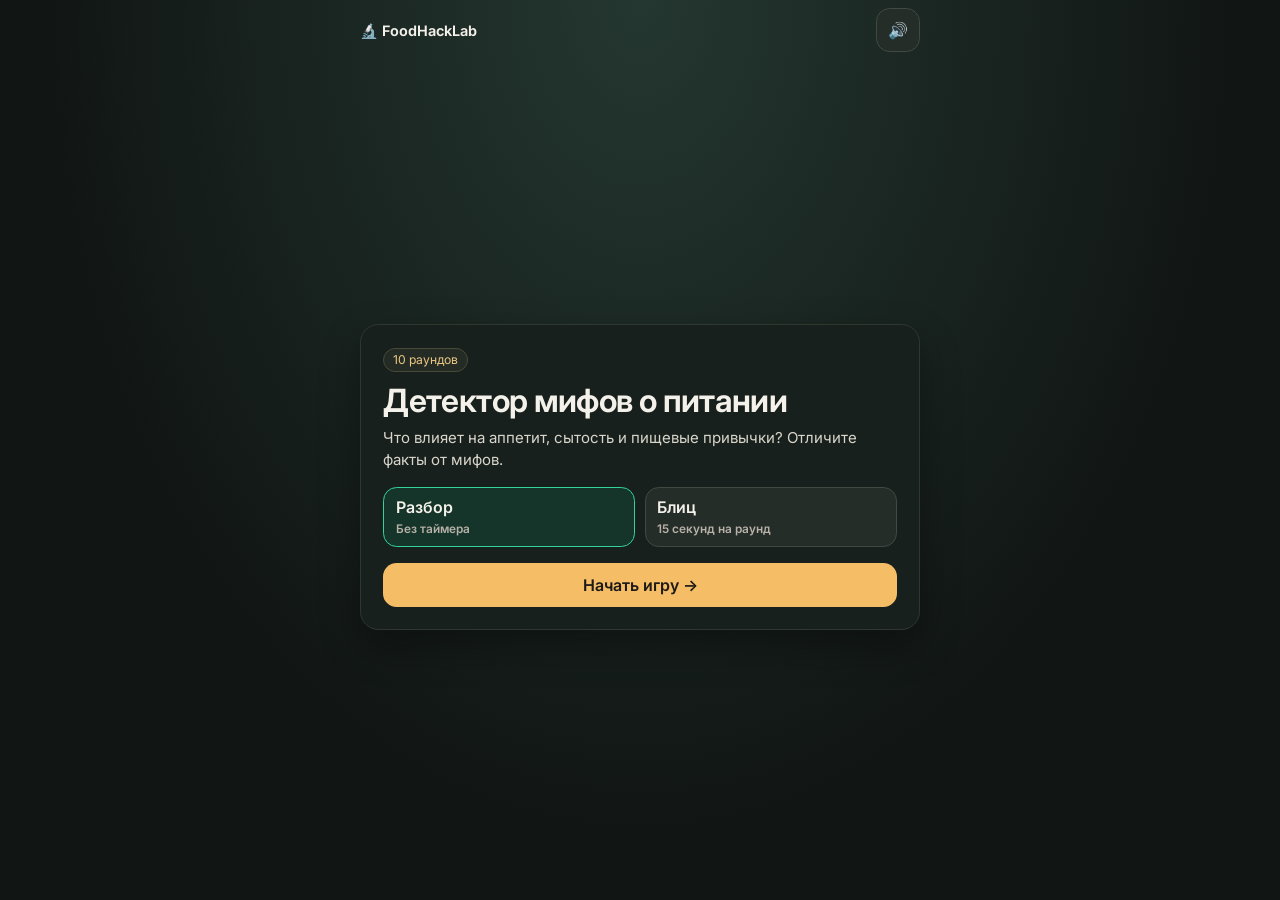
<file: index.html>
<!doctype html>
<html lang="ru">
<head>
<meta charset="utf-8">
<meta name="viewport" content="width=device-width, initial-scale=1">
<meta property="og:type" content="website">
<meta property="og:locale" content="ru_RU">
<meta property="og:site_name" content="FoodHackLab">
<meta property="og:url" content="https://foodhacklab-pitanie.github.io/foodhacklab-myth-detector/">
<meta property="og:title" content="Детектор мифов о питании">
<meta property="og:description" content="10 вопросов о еде и аппетите. Отличишь миф от факта?">
<meta property="og:image" content="https://foodhacklab-pitanie.github.io/foodhacklab-myth-detector/nutrition-cover.jpg">
<meta property="og:image:type" content="image/jpeg">
<meta property="og:image:width" content="1200">
<meta property="og:image:height" content="630">
<meta property="og:image:alt" content="Детектор мифов о питании. Тарелка с курицей, киноа и свежими овощами.">
<meta name="twitter:card" content="summary_large_image">
<title>FoodHackLab: Детектор мифов о питании</title>
<link rel="stylesheet" href="https://fonts.googleapis.com/css2?family=Inter:wght@400;500;600;700&family=Unbounded:wght@600;700&display=swap">
<link rel="stylesheet" href="styles.css?v=6">
<script defer src="counter.js"></script>
<script defer src="game.js?v=7"></script>
</head>
<body class="quiz">
<header>
  <div><strong class="brand">🔬 FoodHackLab</strong></div>
  <button id="sound" type="button" aria-label="Звук" aria-pressed="true">🔊</button>
</header>
<main>
  <section id="start" class="panel">
    <span class="tag">10 раундов</span>
    <h1>Детектор мифов о питании</h1>
    <p>Что влияет на аппетит, сытость и пищевые привычки? Отличите факты от мифов.</p>
    <div class="grid section-gap">
      <button type="button" class="mode" data-mode="calm" aria-pressed="true">Разбор<small>Без таймера</small></button>
      <button type="button" class="mode" data-mode="blitz" aria-pressed="false">Блиц<small>15 секунд на раунд</small></button>
    </div>
    <button id="begin" type="button" class="primary full section-gap">Начать игру →</button>
  </section>
  <section id="game" hidden>
    <div class="round-bar">
      <strong id="round"></strong><span id="combo" class="tag" hidden></span>
      <span id="clock" hidden><progress id="timeBar" max="15" value="15" aria-label="Осталось времени"></progress> <span id="seconds"></span></span>
      <strong>Очки <span id="score">0</span></strong>
    </div>
    <div class="quiz-progress" aria-hidden="true"><div id="roundProgress"></div></div>
    <div id="card" class="panel section-gap">
      <span id="category" class="tag"></span>
      <h2 id="question" tabindex="-1"></h2>
      <div id="answers" class="grid">
        <button type="button" id="myth" class="myth">✕ Это миф</button>
        <button type="button" id="fact" class="fact">✓ Это факт</button>
      </div>
      <div id="feedback" hidden>
        <h2 id="verdict" aria-live="polite"></h2><strong id="truth"></strong>
        <p id="explanation"></p>
        <aside class="daily-tip" aria-labelledby="tipLabel"><h3 id="tipLabel">Совет дня</h3><p id="tip"></p></aside>
        
      </div>
    </div>
    <div id="advance" hidden><button id="next" type="button" class="primary full">Следующий вопрос →</button></div>
  </section>
  <section id="result" class="panel" hidden>
    <span class="tag">Ваш результат</span><h2 id="rank"></h2>
    <div id="summary" class="grid"></div>
    <h3>📋 Шпаргалка FoodHackLab</h3>
    <ul id="cheat"></ul>
    <div class="grid section-gap">
      <button id="telegram" type="button">Поделиться в Telegram</button>
      <button id="vk" type="button">Поделиться ВКонтакте</button>
      <button id="copy" type="button">Скопировать результат</button>
      <button id="restart" type="button" class="primary">Пройти игру ещё раз</button>
    </div>
    <p id="copyStatus" role="status"></p>
  </section>
</main>
</body>
</html>
</file>
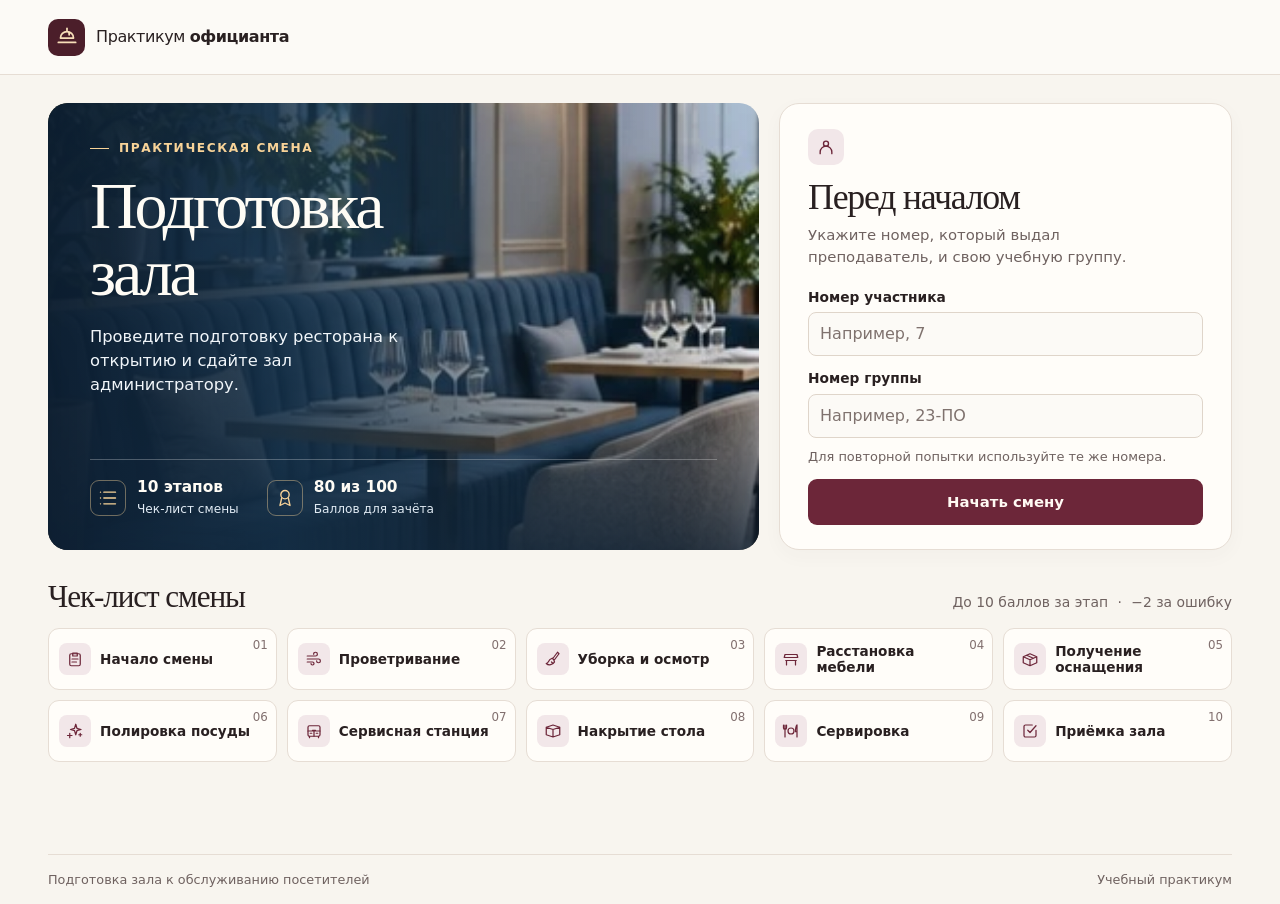
<file: restaurant-hall/index.html>
<!doctype html>
<html lang="ru">
<head>
  <meta charset="utf-8">
  <meta name="viewport" content="width=device-width,initial-scale=1">
  <meta name="theme-color" content="#411c26">
  <meta name="description" content="Практикум для официантов. Выполните десять заданий по подготовке ресторана к открытию.">
  <meta property="og:type" content="website">
  <meta property="og:locale" content="ru_RU">
  <meta property="og:title" content="Подготовка зала">
  <meta property="og:description" content="Практикум для официантов. Выполните десять заданий по подготовке ресторана к открытию.">
  <meta property="og:url" content="https://foodhacklab-pitanie.github.io/foodhacklab-myth-detector/restaurant-hall/">
  <meta property="og:image" content="https://foodhacklab-pitanie.github.io/foodhacklab-myth-detector/restaurant-hall/assets/cover.jpg">
  <meta property="og:image:type" content="image/jpeg">
  <meta property="og:image:width" content="1280">
  <meta property="og:image:height" content="720">
  <meta property="og:image:alt" content="Первый слайд презентации «Подготовка зала к обслуживанию посетителей»">
  <meta name="twitter:card" content="summary_large_image">
  <title>Подготовка зала · Практикум официанта</title>
  <link rel="icon" href="./favicon.svg" type="image/svg+xml">
  <link rel="stylesheet" href="./style.css?v=4">
  <script type="module" src="./app.mjs?v=4"></script>
</head>
<body>
  <a class="skip" href="#main">К основному содержанию</a>
  <header class="masthead">
    <div class="topbar">
      <a href="./" class="brand" aria-label="Практикум официанта, главная">
        <span class="brand-mark" aria-hidden="true"><svg viewBox="0 0 24 24" fill="none"><path d="M6 13h12m-14 4h16M12 7a2 2 0 0 1 2 2v1m-8 3a6 6 0 1 1 12 0" stroke="currentColor" stroke-width="1.6" stroke-linecap="round"/><path d="M12 4v2" stroke="currentColor" stroke-width="1.6" stroke-linecap="round"/></svg></span>
        <span>Практикум <strong>официанта</strong></span>
      </a>
    </div>
  </header>
  <main id="main" class="shell"></main>
  <footer class="footer shell"><span>Подготовка зала к обслуживанию посетителей</span><span>Учебный практикум</span></footer>
  <noscript>Для прохождения игры включите JavaScript.</noscript>
</body>
</html>
</file>
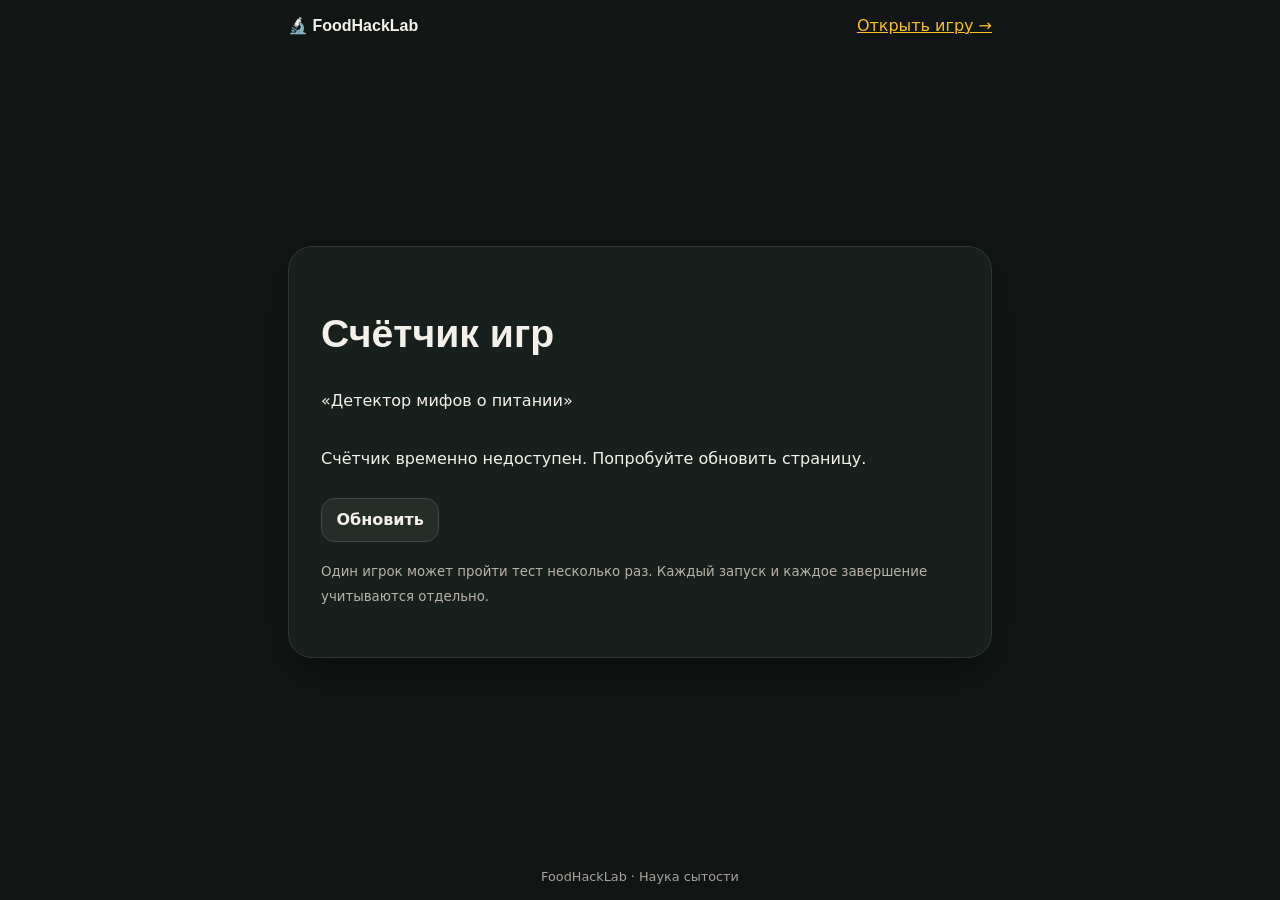
<file: stats.html>
<!doctype html>
<html lang="ru">
<head>
<meta charset="utf-8">
<meta name="viewport" content="width=device-width, initial-scale=1">
<title>Счётчик игр · Детектор мифов о питании</title>
<link rel="stylesheet" href="styles.css">
<script defer src="counter.js"></script>
<script defer src="stats.js"></script>
</head>
<body>
<header><strong class="brand">🔬 FoodHackLab</strong><a href="./">Открыть игру →</a></header>
<main>
  <section class="panel">
    <h1>Счётчик игр</h1>
    <p>«Детектор мифов о питании»</p>
    <div class="row spread"><p id="status" role="status">Загружаем статистику…</p><button type="button" id="reload">Обновить</button></div>
    <div class="grid" id="totals" hidden>
      <div class="tile"><b id="plays"></b><small>Начали игру</small></div>
      <div class="tile"><b id="done"></b><small>Завершили игру</small></div>
      <div class="tile"><b id="calm"></b><small>Завершили разбор</small></div>
      <div class="tile"><b id="blitz"></b><small>Завершили блиц</small></div>
    </div>
    <section id="distribution" hidden>
      <h2>Результаты игроков</h2>
      <div id="scores"></div>
    </section>
    <p><small>Один игрок может пройти тест несколько раз. Каждый запуск и каждое завершение учитываются отдельно.</small></p>
  </section>
</main>
<footer>FoodHackLab · Наука сытости</footer>
</body>
</html>
</file>
<file: styles.css>
:root{color-scheme:dark;font-family:Inter,system-ui,sans-serif;background:#111614;color:#f4f1ea}
*{box-sizing:border-box}body{margin:0;min-height:100vh;display:flex;flex-direction:column}header,main,footer{width:min(100% - 2rem,44rem);margin-inline:auto}header{display:flex;justify-content:space-between;align-items:center;gap:.6rem;padding:1rem 0}header a{white-space:nowrap}main{margin-block:auto;padding-block:1rem}footer{text-align:center;padding:1rem;font-size:.8rem;color:#a8a29e}h1,h2,h3,strong.brand{font-family:Unbounded,Inter,sans-serif}h1{font-size:clamp(1.5rem,5vw,2.45rem)}h2{font-size:clamp(1.15rem,4vw,1.6rem)}p,li{line-height:1.6}a{color:#fbbf24}small,.muted{color:#b8b1a8}
.panel{background:#18201d;border:1px solid #303630;border-radius:1.5rem;padding:clamp(1rem,4vw,2rem);box-shadow:0 16px 40px #0005;animation:enter .35s ease-out}
@keyframes enter{from{opacity:0;transform:translateY(.75rem)}to{opacity:1;transform:none}}
.row,.grid{display:flex;gap:.65rem;flex-wrap:wrap;align-items:center}.spread{justify-content:space-between}.grid>*{flex:1 1 10rem}.tile{background:#121815;border:1px solid #303630;border-radius:1rem;padding:.85rem;text-align:center}.tile b{display:block;font-size:1.35rem;color:#6ee7b7}.tag{display:inline-block;padding:.35rem .7rem;border:1px solid #77602a;border-radius:2rem;color:#fbbf24;font-size:.8rem}
button{font:inherit;font-weight:700;color:inherit;background:#242d28;border:1px solid #414943;border-radius:.85rem;padding:.72rem .9rem;cursor:pointer}button:hover,button:focus-visible{border-color:#fbbf24}button.primary{background:linear-gradient(90deg,#f59e0b,#fb923c);color:#1c1917;border-color:transparent}.full{width:100%}.mode{text-align:left}.mode small{display:block;margin-top:.3rem}.mode[aria-pressed=true]{border-color:#34d399;background:#15352a}.section-gap{margin-top:1rem}.myth{color:#fda4af;background:#301e21}.fact{color:#6ee7b7;background:#173229}.illustration{display:inline-grid;place-items:center;font-size:2.2rem;background:#121815;border:1px solid #414943;border-radius:1rem;width:4.25rem;height:4.25rem;flex:none}.question{display:flex;align-items:center;gap:1rem;font-size:1.15rem}.good{color:#6ee7b7}.bad{color:#fda4af}progress{width:6rem;accent-color:#fbbf24}dialog{width:min(92vw,38rem);max-height:88vh;color:inherit}dialog::backdrop{background:#000b}[hidden]{display:none!important}.bar{height:.4rem;accent-color:#34d399;width:100%}li{margin-bottom:.35rem}
@media(prefers-reduced-motion:reduce){.panel{animation:none}}

/* Game layout, scoped so that the statistics dashboard keeps its own spacing. */
.quiz {
  min-height: 100svh;
  background: radial-gradient(ellipse at top, #243730 0%, #111614 65%);
}
.quiz header, .quiz main { width: min(100% - 2rem, 35rem); }
.quiz header { padding-block: max(.5rem, env(safe-area-inset-top)) .35rem; }
.quiz .brand { font: 650 .9rem Inter, system-ui, sans-serif; }
.quiz main { margin-block: 0; padding-block: .65rem max(.85rem, env(safe-area-inset-bottom)); }
.quiz .panel { padding: clamp(.85rem, 3.5vw, 1.4rem); border-radius: 1.15rem; }
.quiz h1, .quiz h2, .quiz h3 { font-family: Inter, system-ui, sans-serif; letter-spacing: -.02em; }
.quiz h1 { font-size: clamp(1.45rem, 5.4vw, 2rem); font-weight: 650; line-height: 1.14; margin: .7rem 0 .5rem; text-wrap: balance; }
.quiz p, .quiz li { line-height: 1.45; }
.quiz #start p { font-size: .94rem; color: #d8d5ca; margin: 0 0 1rem; }
.quiz button { min-height: 44px; font-weight: 600; padding: .52rem .7rem; }
.quiz button.primary { background: #f4bd66; }
.quiz button:focus-visible, .quiz summary:focus-visible { outline: 2px solid #f4bd66; outline-offset: 2px; }
.quiz #sound { min-width: 44px; }
.quiz #start .grid, .quiz #answers { display: grid; grid-template-columns: repeat(2, minmax(0, 1fr)); }
.quiz #start .mode { min-height: 60px; }
.quiz #start .mode small { font-size: .74rem; }
.round-bar { display: flex; align-items: center; flex-wrap: wrap; gap: .4rem .65rem; padding: .25rem .2rem; font-size: .82rem; color: #deded4; }
.round-bar > :last-child { margin-inline-start: auto; }
.round-bar strong { font-weight: 600; }
.quiz #clock { display: inline-flex; align-items: center; gap: .3rem; font-variant-numeric: tabular-nums; }
.quiz #timeBar { width: clamp(2.1rem, 12vw, 4rem); }
.quiz #card { margin-top: .5rem; }
.quiz .tag { background: #242b24; border-color: #484938; color: #eac784; padding: .22rem .55rem; font-size: .76rem; }
.quiz #question { font-size: clamp(1.02rem, 4.3vw, 1.27rem); font-weight: 550; line-height: 1.4; margin: .65rem 0 .8rem; }
.quiz #question:focus { outline: none; }
.quiz #feedback { border-top: 1px solid #3b463d; padding-top: .65rem; font-size: .88rem; }
.quiz #verdict { font-size: 1rem; font-weight: 650; margin: 0 0 .2rem; }
.quiz #truth { font-size: .8rem; font-weight: 600; color: #d0d6ce; }
.quiz #feedback p { margin: .45rem 0; }
.quiz summary { cursor: pointer; color: #f4cd88; min-height: 44px; align-content: center; }
.quiz #advance { position: sticky; bottom: 0; padding: .45rem 0 max(.45rem, env(safe-area-inset-bottom)); margin-top: .15rem; background: #151d19; }
.quiz #summary { display: grid; grid-template-columns: repeat(3, minmax(0, 1fr)); }
.quiz .tile { padding: .6rem .35rem; }
.quiz .tile b { font-size: 1.12rem; font-weight: 650; }
@media (min-height: 560px) {
  .quiz main:has(#start:not([hidden])) { margin-block: auto; }
}

.quiz-progress {
  height: 3px;
  margin-top: .35rem;
  overflow: hidden;
  border-radius: 1rem;
  background: #34423a;
}
.quiz-progress > div {
  width: 0;
  height: 100%;
  border-radius: inherit;
  background: linear-gradient(90deg, #7ad9ab, #f4bd66);
  transition: width 280ms ease-out;
}
.quiz #card {
  background: linear-gradient(145deg, #233128, #18201d 68%);
  border-color: #39483f;
}
.quiz #feedback { animation: reveal-answer 280ms ease-out; }
.quiz #score { display: inline-block; }
.quiz button { transition: background-color 160ms ease, border-color 160ms ease, transform 160ms ease; }
.quiz button:active { transform: scale(.98); }
.quiz .daily-tip {
  margin-top: .65rem;
  padding: .65rem .75rem;
  border: 1px solid #70603c;
  border-radius: .7rem;
  background: #403823;
  color: #fff1d4;
}
.quiz .daily-tip h3 {
  margin: 0;
  color: #ffda8d;
  font-size: .8rem;
  font-weight: 650;
}
.quiz #feedback .daily-tip p { margin: .2rem 0 0; }
@keyframes reveal-answer {
  from { opacity: 0; transform: translateY(6px); }
  to { opacity: 1; transform: translateY(0); }
}
@media (prefers-reduced-motion: reduce) {
  .quiz #feedback { animation: none; }
  .quiz button, .quiz-progress > div { transition: none; }
  .quiz button:active { transform: none; }
}
</file>
<file: restaurant-hall/style.css>
:root {
  --paper: #f8f5ef;
  --card: #fffdf9;
  --ink: #292021;
  --muted: #6f6260;
  --line: #e6ddd4;
  --wine: #6c2639;
  --wine-deep: #4b1e2a;
  --wine-soft: #f2e7e9;
  --gold: #e9bd7a;
  --green: #345e47;
  --green-soft: #e8f0e9;
  --serif: Georgia, 'Times New Roman', serif;
  font: 16px/1.5 'Inter', system-ui, -apple-system, sans-serif;
  color: var(--ink);
  background: var(--paper);
}
* { box-sizing: border-box; }
body { margin: 0; min-height: 100vh; }
a { color: inherit; }
button, input, select { font: inherit; }
button, a, input, select, summary { -webkit-tap-highlight-color: transparent; }
:focus-visible { outline: 3px solid #98611f; outline-offset: 3px; }
[tabindex="-1"]:focus { outline: none; }
.icon { display: inline-block; width: 20px; height: 20px; vertical-align: middle; flex: none; }
.skip { position: absolute; z-index: 20; inset: 10px auto auto 10px; transform: translateY(-180%); background: white; padding: 10px 15px; }
.skip:focus { transform: none; }
.shell, .topbar { width: min(1240px, calc(100% - 96px)); margin-inline: auto; }
.masthead { background: #fcfaf6; border-bottom: 1px solid var(--line); }
.topbar { display: flex; align-items: center; justify-content: space-between; gap: 18px; height: 74px; }
.brand { display: inline-flex; align-items: center; gap: 11px; text-decoration: none; letter-spacing: -.025em; font-weight: 500; }
.brand-mark { width: 37px; height: 37px; display: grid; place-items: center; background: var(--wine-deep); color: #f8dfb9; border-radius: 10px; }
.brand-mark svg { width: 26px; }
.brand strong { font-weight: 730; }
#main { min-height: calc(100vh - 149px); }
.welcome-grid { display: grid; grid-template-columns: minmax(0, 1.57fr) minmax(0, 1fr); gap: 20px; margin: 28px 0 30px; }
.hero, .registration { border-radius: 20px; }
.hero { position: relative; overflow: hidden; isolation: isolate; color: #fffcf5; display: flex; min-height: 438px;
  background: #152a40 url('./assets/hall-blue.webp') 64% center / cover no-repeat; }
.hero::before { content: ''; position: absolute; z-index: -1; inset: 0; background: linear-gradient(90deg,#0c1e31f5 0%,#153048d9 33%,#19344b62 62%,#19344b0d 100%), linear-gradient(0deg,#0b1b2cce,transparent 47%); }
.hero-content { container-type: inline-size; min-width: 0; width: 100%; display: flex; flex-direction: column; justify-content: center; padding: 36px 42px 32px; }
.hero-kicker, .section-kicker { display: flex; align-items: center; gap: 10px; margin: 0; font-size: .76rem; font-weight: 750; text-transform: uppercase; letter-spacing: .13em; }
.hero-kicker { color: #f8d398; }
.hero-kicker span { width: 19px; height: 1px; background: currentColor; }
.hero h1 { font: 400 clamp(1.65rem, 13cqi, 4.125rem)/1.01 var(--serif); letter-spacing: -.047em; margin: 16px 0 18px; }
.hero h1 span { display: block; }
.hero-copy { width: min(337px, 100%); margin: 0 0 24px; font-size: 1.02rem; color: #f1f6fa; }
.hero-rules { display: flex; gap: 28px; padding-top: 18px; border-top: 1px solid #ffffff43; margin-top: auto; }
.hero-rules > div { display: flex; align-items: center; gap: 11px; }
.hero-rules .icon { width: 36px; height: 36px; padding: 7px; border: 1px solid #f8d3986b; color: #f8d398; border-radius: 9px; }
.hero-rules strong, .hero-rules small { display: block; }
.hero-rules strong { font-size: .96rem; line-height: 1.3; }
.hero-rules small { color: #e1ebf4; font-size: .76rem; margin-top: 2px; }
.registration { align-content: center; background: var(--card); border: 1px solid var(--line); padding: 25px 28px 24px; box-shadow: 0 6px 20px #48303108; }
.reg-icon { width: 36px; height: 36px; color: var(--wine); display: inline-grid; place-items: center; border-radius: 10px; background: var(--wine-soft); }
.registration h2, .route h2, .checklist h2, .activity h2, .result-details h2, .reports h2 { font-family: var(--serif); font-weight: 400; letter-spacing: -.035em; line-height: 1.12; margin: 0; }
.registration h2 { margin: 12px 0 7px; font-size: clamp(1.8rem, 2.8vw, 2.42rem); }
.reg-copy, .muted { color: var(--muted); }
.reg-copy { font-size: .93rem; margin: 0 0 18px; max-width: 34ch; }
.fields { display: grid; gap: 12px; }
label { min-width: 0; color: var(--ink); display: grid; gap: 5px; font-weight: 650; font-size: .86rem; }
input, select { width: 100%; min-width: 0; min-height: 43px; background: #fcfaf6; border: 1px solid #dfd5ca; border-radius: 8px; padding: 9px 11px; color: var(--ink); font-size: 1rem; font-weight: 450; }
input::placeholder { color: #7f726e; }
select { appearance: none; padding-right: 32px; background-image: url("data:image/svg+xml,%3Csvg xmlns='http://www.w3.org/2000/svg' width='20' height='20' viewBox='0 0 20 20'%3E%3Cpath d='m5 8 5 5 5-5' fill='none' stroke='%236f6260' stroke-width='1.5' stroke-linecap='round' stroke-linejoin='round'/%3E%3C/svg%3E"); background-repeat: no-repeat; background-position: right 8px center; }
.field-note { color: var(--muted); font-size: .81rem; margin: 9px 0 13px; }
.form-error { font-size: .89rem; color: #a12e41; margin-block: 7px 12px; font-weight: 650; }
.form-error:empty { display: none; }
.primary, .secondary, .plain-button { display: inline-flex; align-items: center; justify-content: center; min-height: 46px; padding: 10px 18px; gap: 8px; border-radius: 9px; text-decoration: none; cursor: pointer; border: 1px solid transparent; font-size: .93rem; font-weight: 700; transition: background .17s, border-color .17s, color .17s; }
.primary { color: #fff9f3; background: var(--wine); }
.primary:hover { background: var(--wine-deep); }
.start { width: 100%; }
.primary:disabled, .secondary:disabled { background: #e8ded8; color: #766562; cursor: default; border-color: transparent; }
.secondary { background: #fffdfa; color: var(--wine); border-color: #dbcbd0; }
.secondary:hover { background: var(--wine-soft); }
.teacher-game { white-space: nowrap; }
.plain-button { padding: 5px 3px; background: none; color: var(--wine); min-height: 36px; }
.plain-button:hover { text-decoration: underline; }
.route { margin-bottom: 28px; }
.route-title { display: flex; flex-wrap: wrap; gap: 10px 18px; justify-content: space-between; align-items: baseline; margin-bottom: 13px; }
.route h2 { font-size: 1.95rem; }
.route-title p { color: var(--muted); font-size: .87rem; margin: 0; }
.route-title p span { padding-inline: 5px; }
.route-grid { list-style: none; margin: 0; padding: 0; display: grid; grid-template-columns: repeat(5, 1fr); gap: 10px; }
.route-grid li { position: relative; min-width: 0; display: flex; align-items: center; gap: 9px; min-height: 62px; border-radius: 11px; border: 1px solid var(--line); background: var(--card); padding: 10px 25px 10px 10px; }
.tile-icon { color: var(--wine); background: var(--wine-soft); width: 32px; height: 32px; display: grid; place-items: center; border-radius: 8px; flex: none; }
.tile-icon .icon { width: 18px; height: 18px; }
.tile-name { font-size: .85rem; line-height: 1.22; font-weight: 680; overflow-wrap: anywhere; }
.tile-no { position: absolute; top: 8px; right: 8px; color: #82706f; font-size: .74rem; font-variant-numeric: tabular-nums; }
.footer { display: flex; justify-content: space-between; color: var(--muted); gap: 12px; border-top: 1px solid var(--line); padding-block: 15px; font-size: .8rem; }
.game-heading { display: flex; justify-content: space-between; align-items: end; gap: 16px; margin: 24px 0 18px; }
.section-kicker { color: var(--wine); }
.game-heading h1, .stats-title h1 { font: 400 clamp(2rem, 4.5vw, 3.45rem)/1.04 var(--serif); letter-spacing: -.05em; margin: 4px 0 0; }
.participant-chip { display: flex; align-items: center; min-width: 0; gap: 9px; border: 1px solid var(--line); border-radius: 10px; background: var(--card); padding: 7px 11px; font-size: .85rem; }
.participant-chip .icon { color: var(--wine); }
.participant-chip strong, .participant-chip small { display: block; overflow-wrap: anywhere; }
.participant-chip small { color: var(--muted); }
.game-layout { display: grid; grid-template-columns: minmax(215px, 275px) minmax(0, 1fr); gap: 20px; align-items: start; padding-bottom: 27px; }
.checklist, .activity, .result-details, .reports, .stats-login { border-radius: 16px; background: var(--card); border: 1px solid var(--line); }
.checklist { padding: 17px 15px 15px; }
.checklist-heading { display: flex; justify-content: space-between; align-items: center; gap: 5px; }
.checklist-heading h2 { font-size: 1.5rem; }
.checklist-heading > span { font-size: .8rem; color: var(--muted); font-weight: 600; white-space: nowrap; }
progress { width: 100%; height: 7px; display: block; border: none; border-radius: 12px; background: #eee4dc; appearance: none; margin: 12px 0; }
progress::-webkit-progress-bar { background: #eee4dc; border-radius: 12px; }
progress::-webkit-progress-value { background: var(--wine); border-radius: 12px; }
progress::-moz-progress-bar { background: var(--wine); border-radius: 12px; }
.checklist ol, .result-details ol { margin: 0; padding: 0; list-style: none; }
.checklist li { display: flex; align-items: center; gap: 8px; padding: 5px 6px; min-height: 34px; font-size: .84rem; line-height: 1.18; color: var(--muted); }
.checklist li.current { border-radius: 8px; color: var(--wine); background: var(--wine-soft); font-weight: 750; }
.checklist li.done { color: var(--ink); }
.check-cell { display: inline-grid; place-items: center; flex: 0 0 23px; height: 23px; background: #f3eee7; border-radius: 7px; font-size: .73rem; font-weight: 700; }
.current .check-cell { color: #fff7f1; background: var(--wine); }
.done .check-cell { color: var(--green); background: var(--green-soft); }
.check-cell .icon { width: 15px; height: 15px; }
.step-score { margin-left: auto; padding-inline: 4px; color: var(--green); font-size: .78rem; font-variant-numeric: tabular-nums; }
.total { border-top: 1px solid var(--line); margin-top: 12px; padding-top: 12px; display: flex; align-items: center; gap: 6px; font-size: .85rem; }
.total .icon { color: var(--wine); }
.total strong { margin-left: auto; font-size: 1.02rem; }
.total small { color: var(--muted); font-size: .78rem; }
.activity { padding: clamp(17px, 3vw, 31px); min-height: 410px; }
.activity-meta { display: flex; justify-content: space-between; align-items: center; gap: 9px; font-weight: 750; color: var(--wine); font-size: .86rem; margin-bottom: 9px; }
.score-chip { border-radius: 99px; background: var(--wine-soft); padding: 4px 9px; }
.activity h2 { font-size: clamp(1.8rem, 4.2vw, 3.45rem); }
.task { margin: 9px 0 5px; font-size: clamp(1rem, 1.7vw, 1.17rem); max-width: 65ch; }
.instruction { color: var(--muted); margin: 0 0 13px; font-size: .87rem; }
.answers { display: grid; gap: 8px; }
.answers-grid { grid-template-columns: repeat(2, minmax(0, 1fr)); }
.answer { display: flex; align-items: center; gap: 10px; border-radius: 9px; border: 1px solid var(--line); background: #fbf8f2; color: var(--ink); text-align: left; padding: 9px 11px; min-height: 45px; font-size: .94rem; font-weight: 550; cursor: pointer; }
.answer:hover:enabled { border-color: #ad7e86; background: #f7edf0; }
.answer.selected { border-color: #ae7885; background: var(--wine-soft); color: var(--wine-deep); }
.answer:disabled { cursor: default; }
.choose { display: grid; place-items: center; width: 23px; height: 23px; flex: none; color: #fff; font-size: .82rem; font-weight: 700; border: 1px solid #bdada5; border-radius: 6px; background: var(--card); }
.choose.radio { border-radius: 50%; }
.choose .icon { width: 15px; height: 15px; }
.selected .choose { background: var(--wine); border-color: var(--wine); }
.activity-footer { display: flex; align-items: center; flex-wrap: wrap; gap: 12px; margin-top: 17px; }
.activity-footer > span { color: var(--muted); font-size: .84rem; }
.feedback { border-radius: 10px; padding: 12px 13px; margin-top: 13px; border-left: 4px solid currentColor; font-size: .89rem; }
.feedback p { margin: 3px 0 0; color: var(--ink); }
.feedback.good { color: #325441; background: var(--green-soft); }
.feedback.wrong { color: #8b2c3e; background: #f8e9e9; }
.slides { white-space: normal; color: var(--muted); }
.air-layout { display: grid; grid-template-columns: minmax(0, 1.08fr) minmax(0, 1fr); gap: 12px; }
.window-scene, .linen-scene { border: 1px solid var(--line); position: relative; overflow: hidden; isolation: isolate; border-radius: 12px; background: #708276 url('./assets/windows.webp') center / cover; min-height: 205px; }
.window-scene::before { content: ''; position: absolute; inset: 0; background: linear-gradient(0deg,#132518b8,transparent 55%); z-index: -1; }
.window-panes { position: absolute; display: flex; inset: 9% 15% 18%; perspective: 220px; pointer-events: none; }
.window-panes i { flex: 1; border: 4px solid #29261fe0; background: #fdfaf134; box-shadow: inset 0 0 0 1px #ffffff78; transition: transform .6s, opacity .5s; transform-origin: left center; }
.window-panes i+i { transform-origin: right center; }
.open .window-panes i { transform: rotateY(-55deg); opacity: .65; }
.open .window-panes i+i { transform: rotateY(55deg); }
.air-lines { position: absolute; inset: 21% 18%; pointer-events: none; }
.air-lines i { display: block; width: 52%; height: 18px; margin: 13px 0; border: 2px solid #fff9e5; border-width: 2px 0 0; border-radius: 60% 30% 50% 0; opacity: 0; }
.flowing .air-lines i { animation: wind 1.5s ease-out infinite; }
.flowing .air-lines i:nth-child(2) { animation-delay: .25s; margin-left: 15%; }
.flowing .air-lines i:nth-child(3) { animation-delay: .5s; }
@keyframes wind { 0% { transform: translateX(-35px); opacity: 0; } 34% { opacity: .92; } 100% { transform: translateX(70px); opacity: 0; } }
.scene-label { position: absolute; bottom: 10px; left: 10px; display: inline-flex; align-items: center; gap: 5px; background: #252923ea; border: 1px solid #ffffff40; color: #fffbef; border-radius: 7px; padding: 5px 9px; font-size: .78rem; font-weight: 690; }
.scene-label .icon { width: 16px; height: 16px; }
.time-option { margin-top: 9px; }
.time-option strong { margin-bottom: 5px; font-size: .83rem; display: flex; align-items: center; gap: 5px; color: var(--muted); }
.time-option strong .icon { width: 17px; height: 17px; }
.time-option .answers { grid-template-columns: repeat(3, minmax(0, 1fr)); gap: 4px; }
.time-option .answer { padding: 6px 5px; flex-wrap: wrap; gap: 2px; font-size: .8rem; text-align: center; justify-content: center; }
.time-option .choose { width: 18px; height: 18px; }
.diagram { height: clamp(215px, 34vw, 300px); position: relative; border-radius: 12px; border: 1px solid #d5bdab; overflow: hidden; isolation: isolate; }
.diagram.floor { background: repeating-linear-gradient(90deg, #e7d4bb 0px, #ebd9c4 43px, #d9c2a9 44px, #ebd9c4 45px); }
.floor-windows { position: absolute; height: 15px; top: 0; inset-inline: 10%; background: repeating-linear-gradient(90deg,#738b80 0 3px,#d7e9e5 3px 47px); border: 2px solid #788a7b; border-top: none; }
.floor-title { position: absolute; left: 16%; top: 19px; color: #584639; font-size: .78rem; font-weight: 750; }
.floor-path { position: absolute; top: 18px; bottom: 12px; left: 41%; width: 18%; border-inline: 1px dashed #3d554b77; background: #f0f3de8c; }
.exit { position: absolute; bottom: 0; left: 50%; transform: translateX(-50%); background: #395a4a; color: #fff; border-radius: 7px 7px 0 0; font-size: .75rem; font-weight: 700; padding: 3px 12px; }
.diagram.setting { background: repeating-linear-gradient(140deg,#805d4b 0 16px,#82604d 17px 33px); }
.diagram.setting::before { content: ''; position: absolute; inset: 0 3% 12%; border-radius: 0 0 28px 28px; box-shadow: 0 4px 8px #180b0870; background: repeating-linear-gradient(45deg,#f5ebdb 0 2px,#f2e7d6 3px 4px); }
.table-edge { position: absolute; inset-inline: 6%; bottom: 17%; border-bottom: 1px dashed #a48c75; }
.guest { position: absolute; bottom: 0; left: 50%; transform: translateX(-50%); color: #fff6e8; font-size: .78rem; font-weight: 700; padding: 3px; white-space: nowrap; }
.zone { position: absolute; width: clamp(76px, 17%, 139px); height: 68px; left: var(--x); top: var(--y); transform: translate(-50%, -50%); display: flex; flex-direction: column; justify-content: center; align-items: center; border: 1.5px dashed #846552; border-radius: 9px; background: #fff7e3cb; color: #51372c; line-height: 1.06; font-size: .75rem; padding: 3px; font-weight: 720; cursor: pointer; }
.zone:enabled:hover, .zone.over, .zone.grabbed { border-color: var(--wine); background: #f5dae1; }
.zone.aisle { background: #f0f3e4dd; border-color: #65765c; }
.zone-plus { font-size: 1.28rem; margin-bottom: 3px; }
.zone.occupied { border-style: solid; touch-action: none; }
.zone.occupied .piece { animation: land .23s ease-out; }
@keyframes land { from { transform: translateY(-5px) scale(.85); opacity: .4; } to { transform: none; opacity: 1; } }
.tray { display: flex; flex-wrap: wrap; justify-content: center; gap: 6px; padding: 8px; margin-top: 8px; background: #f6efe5; border: 1px solid var(--line); border-radius: 10px; }
.tray-item { display: flex; flex: 1 0 auto; align-items: center; justify-content: center; gap: 6px; color: var(--ink); background: var(--card); border: 1px solid #dfd0c2; border-radius: 8px; padding: 5px 8px; line-height: 1.2; font-weight: 680; font-size: .84rem; cursor: grab; touch-action: none; min-height: 42px; }
.tray-item:hover:enabled, .tray-item.grabbed { border-color: var(--wine); background: var(--wine-soft); }
.tray-item.placed { color: var(--green); }
.placed-mark { width: 15px; height: 15px; }
.drag-ghost { position: fixed; z-index: 30; pointer-events: none; top: 0; left: 0; border: 1px solid var(--wine); background: var(--card); color: var(--wine); box-shadow: 0 5px 20px #2e151849; border-radius: 8px; padding: 7px 10px; display: flex; align-items: center; gap: 6px; white-space: nowrap; font-size: .84rem; font-weight: 750; }
.piece { position: relative; display: inline-block; width: 29px; height: 29px; flex: none; }
.piece.plate { border-radius: 50%; border: 2px solid #c6b69f; background: #fffef9; box-shadow: inset 0 0 0 4px #efe5d3, 0 1px 3px #5b3c384d; }
.piece.fork, .piece.knife { width: 15px; }
.piece.fork::before, .piece.knife::before { content: ''; position: absolute; bottom: 2px; left: 6px; width: 4px; height: 17px; border-radius: 2px; background: #7e7e76; }
.piece.fork::after { content: ''; position: absolute; left: 2px; top: 2px; width: 12px; height: 12px; border-radius: 1px 1px 5px 5px; border-bottom: 3px solid #7e7e76; background: repeating-linear-gradient(90deg,#7e7e76 0 2px,transparent 2px 3px); }
.piece.knife::after { content: ''; position: absolute; left: 4px; top: 1px; width: 7px; height: 16px; background: #9a9a90; border-radius: 80% 15% 20% 15%; }
.piece.glass::before { content: ''; position: absolute; width: 16px; height: 13px; top: 1px; left: 5px; border-radius: 0 0 10px 10px; border: 2px solid #49777a; background: #aed0cbad; }
.piece.glass::after { content: ''; position: absolute; width: 11px; height: 10px; left: 10px; top: 17px; border-radius: 2px; border-bottom: 2px solid #49777a; background: linear-gradient(90deg,transparent 44%,#49777a 44% 59%,transparent 59%); }
.piece.table-small, .piece.table-large { width: 38px; }
.piece.table-small::before, .piece.table-large::before { content: ''; position: absolute; inset: 4px 8px; border: 1px solid #5e3324; background: #a36f4f; border-radius: 4px; box-shadow: 0 0 0 2px #efdbbd; z-index: 1; }
.piece.table-small::after, .piece.table-large::after { content: ''; position: absolute; inset: 9px 2px; border: 1px solid #344e40; border-radius: 4px; background: #6b866b; }
.piece.table-large i { position: absolute; inset: 0 12px; border-radius: 4px; background: #6b866b; border: 1px solid #344e40; }
.matches { display: grid; gap: 8px; }
.matches label { display: grid; grid-template-columns: 1fr 1.2fr; align-items: center; gap: 8px; border: 1px solid var(--line); border-radius: 10px; background: #faf6ee; padding: 7px 9px; }
.matches select { background-color: var(--card); }
.linen-scene { margin-bottom: 9px; min-height: 130px; background: radial-gradient(ellipse at 50% 25%,#a17862,#644533); }
.linen-table { position: absolute; width: min(54%, 280px); height: 55%; left: 50%; top: 45%; transform: translate(-50%, -50%); background: #795139; border: 4px solid #50321e; border-radius: 9px; box-shadow: 0 7px 14px #1e0a0380; }
.linen-table i, .linen-table b { position: absolute; inset: -3px; transform: scaleX(0); background: #d9c7ab; border-radius: 7px; transform-origin: center; }
.linen-table b { inset: -8px; background: linear-gradient(90deg,#f4eadd,#eee2d5 49%,#e4d3c5 50%,#f5eadc 51%); }
.dressed .linen-table i { animation: cloth .5s ease forwards; }
.dressed .linen-table b { animation: cloth .7s .33s ease forwards; }
@keyframes cloth { to { transform: scaleX(1); } }
.results-layout { display: grid; grid-template-columns: 1fr 1.12fr; align-items: start; gap: 20px; margin: 30px 0; }
.result-card { border-radius: 16px; padding: clamp(22px, 4vw, 42px); background: linear-gradient(125deg,#3e2630,#612a3a); color: #fff9ee; }
.result-card.passed { background: linear-gradient(125deg,#284b3a,#365d46); }
.result-card h1, .stats-login h1 { margin: 12px 0; font: 400 clamp(2.08rem, 4vw, 3.5rem)/1.04 var(--serif); letter-spacing: -.045em; }
.result-value { font: 400 clamp(3.75rem,8vw,6.5rem)/1 var(--serif); }
.result-value small { font-size: .31em; color: #f0d6ac; }
.result-card p:not(.hero-kicker) { max-width: 35ch; }
.save-note { color: #fce0ac; display: flex; align-items: center; gap: 6px; }
.result-card .primary { background: #fff4e0; color: #3d2621; }
.result-card .primary:hover { background: #f1d5a8; }
.result-details { padding: 20px; }
.result-details h2, .reports h2 { font-size: clamp(1.55rem, 3.5vw, 2rem); }
.result-details .muted { margin: 5px 0 13px; font-size: .86rem; }
.result-details li { border-top: 1px solid var(--line); padding: 7px 0; font-size: .88rem; }
.result-line { display: flex; align-items: center; justify-content: space-between; gap: 6px; }
.result-line .icon { margin-right: 6px; color: var(--wine); width: 17px; height: 17px; }
.result-line strong { white-space: nowrap; }
.result-details details { margin-left: 23px; font-size: .8rem; color: var(--muted); }
.result-details summary { cursor: pointer; color: var(--wine); }
.result-details details p { margin-block: 5px; }
.stats-login { margin: 42px auto; width: min(560px, 100%); padding: clamp(20px, 4vw, 37px); }
.stats-login > p:not(.form-error) { color: var(--muted); }
.stats-page { margin-block: 29px; }
.stats-title, .reports-heading { display: flex; justify-content: space-between; align-items: end; gap: 10px; }
.stats-metrics { display: grid; grid-template-columns: repeat(3, minmax(0, 1fr)); gap: 10px; margin-block: 17px; }
.stats-metrics div { display: flex; flex-direction: column; padding: 11px 14px; border: 1px solid var(--line); border-radius: 10px; background: var(--card); }
.stats-metrics strong { font-size: 1.65rem; color: var(--wine); }
.stats-metrics span { font-size: .82rem; color: var(--muted); }
.reports { padding: 17px; }
.filters { display: grid; grid-template-columns: 1.8fr 1fr; gap: 8px; margin: 14px 0; }
.person { background: #faf7f1; border: 1px solid var(--line); border-radius: 9px; margin-top: 8px; }
.person summary { cursor: pointer; }
.person > summary, .attempt-detail > summary { list-style: none; display: grid; align-items: center; grid-template-columns: 1.6fr 1fr 1fr; gap: 7px; padding: 11px 14px; font-size: .88rem; }
.person summary::-webkit-details-marker { display: none; }
.person > summary span:first-child { min-width: 0; overflow-wrap: anywhere; }
.person > summary small { display: block; color: var(--muted); }
.person > summary::after, .attempt-detail > summary::after { content: '+'; color: var(--wine); font-weight: 750; justify-self: end; grid-column: 4; grid-row: 1; }
.person[open] > summary::after, .attempt-detail[open] > summary::after { content: '−'; }
.person-attempts { padding: 0 8px 8px; }
.attempt-detail { background: var(--card); border: 1px solid var(--line); border-radius: 7px; margin-top: 6px; }
.attempt-detail > summary { grid-template-columns: 1.3fr 1fr 1fr .6fr; padding-inline: 8px; }
.attempt-detail > summary::after { grid-column: 5; }
.attempt-status { color: var(--muted); }
.attempt-status.success { color: var(--green); font-weight: 700; }
.attempt-detail ul { padding: 0 8px 8px; margin: 0; list-style: none; }
.attempt-detail li { border-top: 1px solid var(--line); padding-block: 4px; font-size: .84rem; }
.attempt-detail li > div { display: flex; justify-content: space-between; gap: 8px; }
.attempt-detail li p { margin: 2px 0; color: var(--muted); }
.empty { color: var(--muted); padding-block: 8px; }
#more { margin-top: 11px; }

@media (min-width: 1350px) {
  .welcome-grid { margin-top: 34px; gap: 23px; }
  .hero { min-height: 469px; }
  .hero-content { padding: 42px 46px 34px; }
  .registration { padding: 32px 34px; }
  .registration h2 { margin-top: 15px; }
  .reg-copy { margin-bottom: 21px; }
  .fields { gap: 15px; }
  input, select { min-height: 47px; }
  .field-note { margin-top: 11px; margin-bottom: 17px; }
  .start { min-height: 51px; }
  .route-grid li { min-height: 69px; }
}
@media (max-width: 1040px) {
  .shell, .topbar { width: calc(100% - 52px); }
  .hero-content { padding-inline: 31px; }
  .registration { padding-inline: 20px; }
  .route-grid { grid-template-columns: repeat(5, 1fr); }
  .route-grid li { padding-inline: 7px 17px; gap: 5px; }
  .tile-icon { width: 27px; height: 27px; }
  .tile-name { font-size: .78rem; }
  .tile-no { top: 4px; right: 4px; }
}
@media (max-width: 760px) {
  .shell, .topbar { width: calc(100% - 32px); }
  .topbar { height: 60px; }
  .brand { font-size: .86rem; gap: 7px; }
  .brand-mark { width: 33px; height: 33px; }
  .brand-mark svg { width: 22px; }
  .welcome-grid { grid-template-columns: 1fr; gap: 13px; margin-top: 15px; margin-bottom: 22px; }
  .hero { min-height: 320px; background-position: 60% center; }
  .hero::before { background: linear-gradient(90deg,#0c1e31ef,#153048b5 45%,#19344b23), linear-gradient(0deg,#0b1b2ce0,transparent 56%); }
  .hero-content { padding: 24px 20px 21px; }
  .hero h1 { margin: 11px 0 12px; font-size: clamp(1.65rem, 14.4cqi, 3.6rem); }
  .hero-copy { margin-bottom: 18px; font-size: .94rem; width: min(260px, 100%); }
  .hero-rules { gap: 17px; padding-top: 12px; }
  .hero-rules > div { gap: 6px; }
  .hero-rules strong { font-size: .88rem; }
  .hero-rules small { font-size: .72rem; }
  .hero-rules .icon { width: 30px; height: 30px; padding: 5px; }
  .registration { padding: 17px 16px; }
  .registration h2 { margin: 8px 0 5px; }
  .reg-copy { max-width: none; margin-bottom: 12px; }
  .route-grid { grid-template-columns: repeat(2, minmax(0, 1fr)); gap: 6px; }
  .route-grid li { min-height: 46px; }
  .route-title { margin-bottom: 8px; gap: 5px; }
  .route h2 { font-size: 1.62rem; }
  .game-layout { grid-template-columns: 1fr; gap: 13px; }
  .activity { grid-row: 1; min-height: auto; }
  .checklist { grid-row: 2; }
  .checklist ol { display: grid; grid-template-columns: 1fr 1fr; }
  .game-heading { margin-top: 15px; }
  .game-heading h1 { font-size: 2rem; }
  .participant-chip { font-size: .77rem; }
  .participant-chip .icon { display: none; }
  .results-layout { margin: 15px 0; grid-template-columns: 1fr; gap: 11px; }
  .footer { font-size: .72rem; }
}
@media (max-width: 420px) {
  .brand { max-width: 124px; line-height: 1.05; }
  .topbar { gap: 10px; }
  .air-layout { grid-template-columns: 1fr; gap: 8px; }
  .window-scene { min-height: 125px; }
  .activity-footer > span { font-size: .76rem; }
  .zone { width: 69px; height: 53px; font-size: .67rem; }
  .zone .piece { scale: .82; }
  .zone-plus { margin-bottom: 1px; font-size: 1.07rem; }
  .person > summary, .attempt-detail > summary { font-size: .76rem; padding-inline: 6px; gap: 4px; }
  .attempt-detail > summary { grid-template-columns: 1.3fr .75fr 1fr .43fr; }
}
@media (prefers-reduced-motion: reduce) {
  *, *::before, *::after { animation-duration: .001ms !important; transition-duration: .001ms !important; }
}

.sync-actions { display: flex; gap: 8px; flex-wrap: wrap; margin-bottom: 12px; }
.sync-actions[hidden] { display: none; }
.sync-actions p { margin: 0; flex-basis: 100%; }
.stats-actions { display: flex; flex-wrap: wrap; align-items: center; gap: 8px; }
</file>
